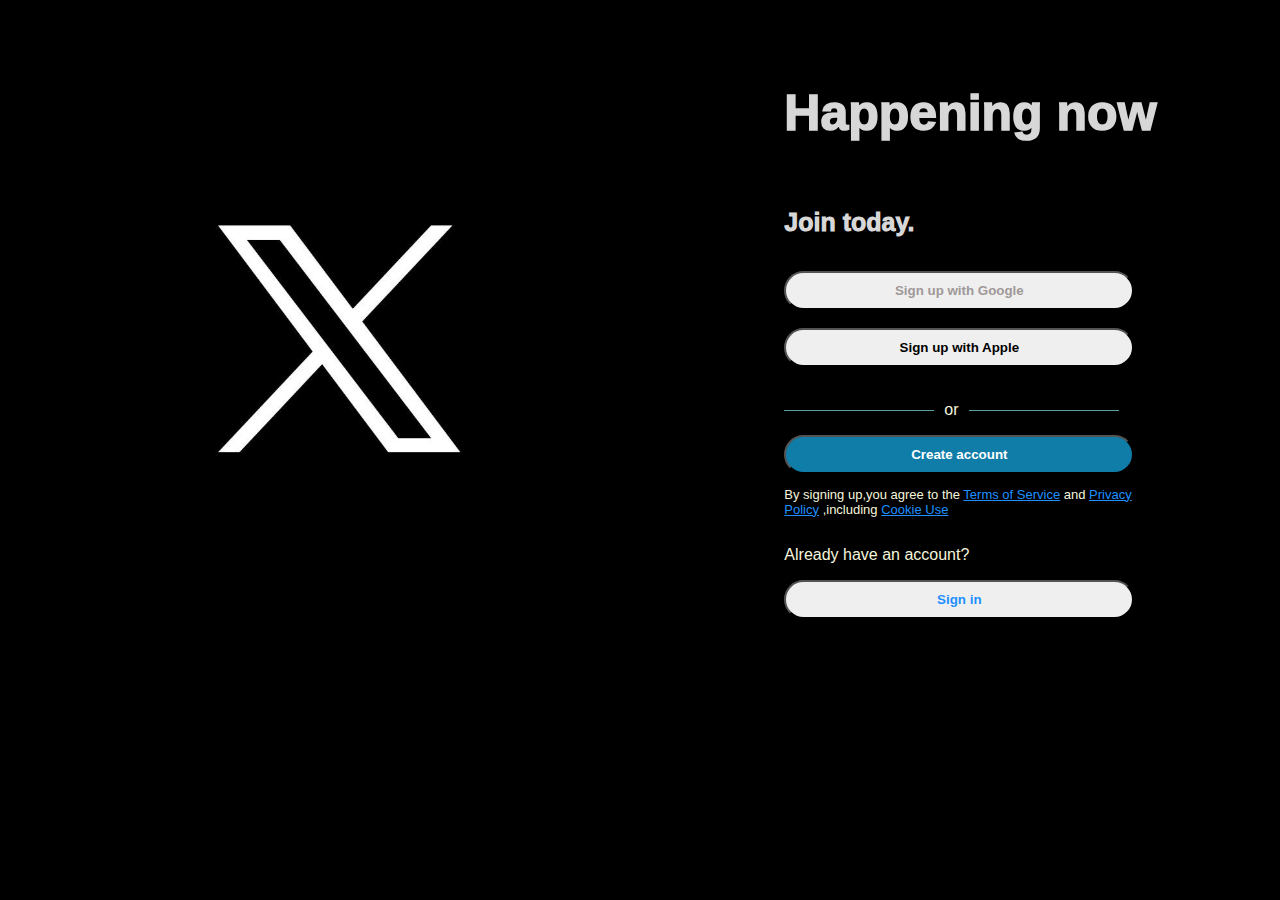
<file: index.html>
<html lang="en">
<head>
    <meta charset="UTF-8">
    <meta name="viewport" content="width=device-width, initial-scale=1.0">
    <title>Document</title>
    <link rel="stylesheet" href="css/style.css">
</head>
<body>
    <div class="main">
        <img src="images/image.jpg" />
        <div class="sub">
            <h1>Happening now</h1>
            <h4>Join today.</h4>
            <div class="btns">
                <button>Sign up with Google</button><br>
            <button>Sign up with Apple</button><br>
            <div class="Or"> 
                <div class="line"></div>
                <p class="orr">or</p>
                <div class="line"></div>
            </div>
            <button class="create">Create account</button>
            </div>
           
            <p class="content">By signing up,you agree to the <a href="#">Terms of Service</a> and <a href="#">Privacy <br>Policy</a> ,including <a href="#">Cookie Use</a></p>
            <p>Already have an account?</p>
            <button class="signin">Sign in</button>
        </div>
    </div>
</body>
</html>
</file>
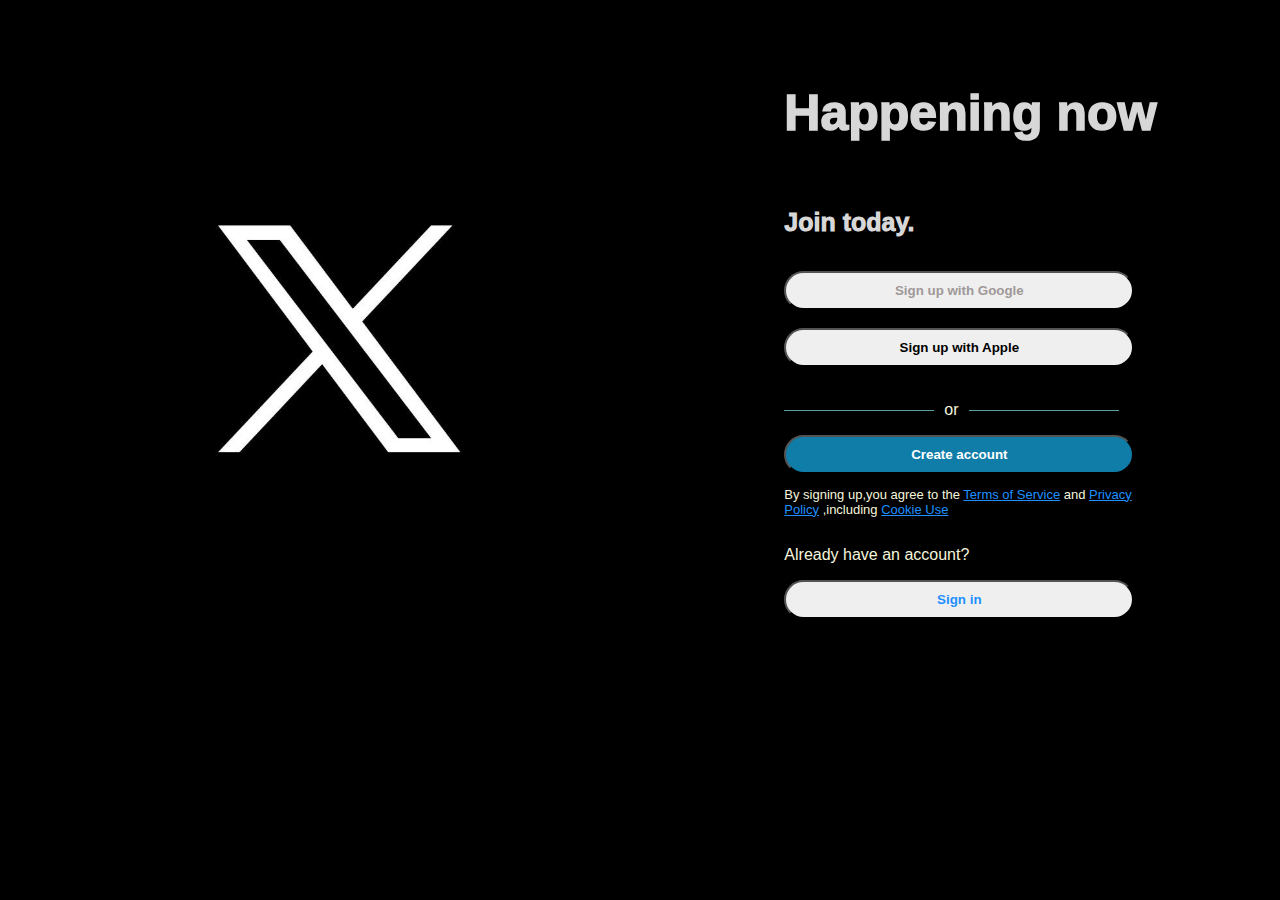
<file: new.html>
<html lang="en">
<head>
    <meta charset="UTF-8">
    <meta name="viewport" content="width=device-width, initial-scale=1.0">
    <title>Document</title>
    <link rel="stylesheet" href="new.css">
</head>
<body>
    <div class="main">
        <img src="image.jpg" />
        <div class="sub">
            <h1>Happening now</h1>
            <h4>Join today.</h4>
            <div class="btns">
                <button>Sign up with Google</button><br>
            <button>Sign up with Apple</button><br>
            <div class="Or"> 
                <div class="line"></div>
                <p class="orr">or</p>
                <div class="line"></div>
            </div>
            <button class="create">Create account</button>
            </div>
           
            <p class="content">By signing up,you agree to the <a href="#">Terms of Service</a> and <a href="#">Privacy <br>Policy</a> ,including <a href="#">Cookie Use</a></p>
            <p>Already have an account?</p>
            <button class="signin">Sign in</button>
        </div>
    </div>
</body>
</html>
</file>
<file: css/style.css>
body{
    background-color:black;
    font-family: 'Franklin Gothic Medium', 'Arial Narrow', Arial, sans-serif;
    /* height: 100vh; */
}

.main{
    display: flex;
    justify-content: space-around;
    align-items: center;
    margin-top: 50px;
    
}
.sub{
    display: flex;
    
    flex-direction: column;
    color: beige;

}

.main>img{
    height: 350px;
    width: 350px;
    margin: 40px;
}
h1{
    font-size:50px;
    font-weight: 1000;
    color:rgb(216, 215, 215);
}
h4{
    font-size:25px ;
    font-weight: 1000;
    color:rgb(216, 215, 215);
}
button{
    border-radius: 20px;
    align-items:center ;
    padding: 10px;
    width: 350px;
    font-weight: 700;

}
button:nth-child(1){
 color: rgb(159, 152, 152);}
 .btns{
    display: flex;
    flex-direction: column;
 }

 .Or{
    display: flex;
}

.line{
    height: 1px;
    width: 150px;
    background-color: cadetblue;
    margin-top: 25px;
}

.or > div >p{
 display: flex;
 justify-content: space-evenly;
 align-items: center;
}
.line:nth-child(1){
    margin-right: 10px;
}
.line:nth-child(3){
    margin-left: 10px;
}

.content{
    font-size: small;
}

.create{
    background-color: rgb(16, 125, 168);
    color: white;
}

.sub>div >button{
    cursor: pointer;
}
.signin{
    color: dodgerblue;
}
.content>a{
    color: dodgerblue;
}
</file>
<file: new.css>
body{
    background-color:black;
    font-family: 'Franklin Gothic Medium', 'Arial Narrow', Arial, sans-serif;
    /* height: 100vh; */
}

.main{
    display: flex;
    justify-content: space-around;
    align-items: center;
    margin-top: 50px;
    
}
.sub{
    display: flex;
    
    flex-direction: column;
    color: beige;

}

.main>img{
    height: 350px;
    width: 350px;
    margin: 40px;
}
h1{
    font-size:50px;
    font-weight: 1000;
    color:rgb(216, 215, 215);
}
h4{
    font-size:25px ;
    font-weight: 1000;
    color:rgb(216, 215, 215);
}
button{
    border-radius: 20px;
    align-items:center ;
    padding: 10px;
    width: 350px;
    font-weight: 700;

}
button:nth-child(1){
 color: rgb(159, 152, 152);}
 .btns{
    display: flex;
    flex-direction: column;
 }

 .Or{
    display: flex;
}

.line{
    height: 1px;
    width: 150px;
    background-color: cadetblue;
    margin-top: 25px;
}

.or > div >p{
 display: flex;
 justify-content: space-evenly;
 align-items: center;
}
.line:nth-child(1){
    margin-right: 10px;
}
.line:nth-child(3){
    margin-left: 10px;
}

.content{
    font-size: small;
}

.create{
    background-color: rgb(16, 125, 168);
    color: white;
}

.sub>div >button{
    cursor: pointer;
}
.signin{
    color: dodgerblue;
}
.content>a{
    color: dodgerblue;
}
</file>
